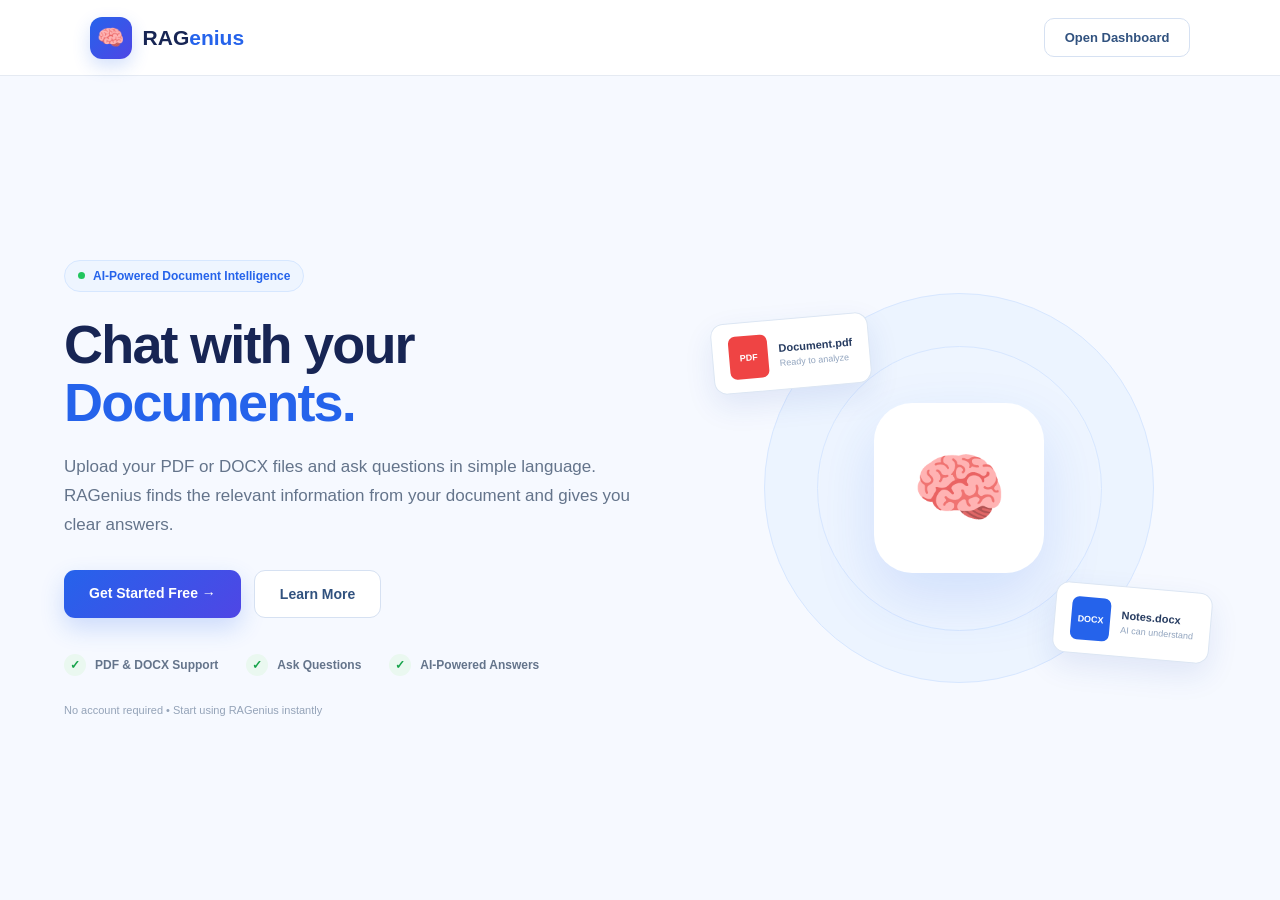
<file: templates/landing.html>
<!DOCTYPE html>
<html lang="en">
<head>
    <meta charset="UTF-8">
    <meta name="viewport" content="width=device-width, initial-scale=1.0">

    <title>RAGenius - AI Document Intelligence</title>

    <style>
        * {
            margin: 0;
            padding: 0;
            box-sizing: border-box;
        }

        body {
            font-family: Arial, Helvetica, sans-serif;
            background: #f6f9ff;
            color: #172554;
            min-height: 100vh;
        }

        /* =========================
           NAVBAR
        ========================= */

        .navbar {
            height: 76px;
            padding: 0 7%;
            display: flex;
            align-items: center;
            justify-content: space-between;

            background: #ffffff;
            border-bottom: 1px solid #e5eaf2;
        }

        .brand {
            display: flex;
            align-items: center;
            gap: 11px;
        }

        .brand-logo {
            width: 42px;
            height: 42px;

            display: flex;
            align-items: center;
            justify-content: center;

            border-radius: 12px;

            background: linear-gradient(
                135deg,
                #2563eb,
                #4f46e5
            );

            color: white;
            font-size: 22px;
            font-weight: bold;

            box-shadow:
                0 7px 18px
                rgba(37, 99, 235, 0.20);
        }

        .brand-name {
            font-size: 21px;
            font-weight: 800;
            color: #172554;
        }

        .brand-name span {
            color: #2563eb;
        }

        .nav-button {
            padding: 11px 20px;

            border: 1px solid #d6e1f2;
            border-radius: 10px;

            background: #ffffff;
            color: #31527f;

            font-size: 13px;
            font-weight: 700;

            cursor: pointer;
        }

        /* =========================
           HERO
        ========================= */

        .hero {
            width: 90%;
            max-width: 1180px;

            min-height: calc(100vh - 76px);

            margin: 0 auto;

            display: grid;
            grid-template-columns: 1.05fr 0.95fr;
            align-items: center;

            gap: 70px;
        }

        .hero-content {
            padding: 40px 0;
        }

        .badge {
            display: inline-flex;
            align-items: center;
            gap: 8px;

            padding: 8px 13px;

            border-radius: 30px;

            background: #eef5ff;
            border: 1px solid #d6e7ff;

            color: #2563eb;

            font-size: 12px;
            font-weight: 700;
        }

        .badge-dot {
            width: 7px;
            height: 7px;

            border-radius: 50%;
            background: #22c55e;
        }

        h1 {
            margin-top: 23px;

            font-size: 54px;
            line-height: 1.08;

            letter-spacing: -1.8px;

            color: #172554;
        }

        h1 span {
            color: #2563eb;
        }

        .description {
            max-width: 590px;

            margin-top: 22px;

            color: #64748b;

            font-size: 17px;
            line-height: 1.7;
        }

        .buttons {
            display: flex;
            gap: 13px;

            margin-top: 30px;
        }

        .get-started {
            padding: 15px 25px;

            border: none;
            border-radius: 11px;

            background: linear-gradient(
                135deg,
                #2563eb,
                #4f46e5
            );

            color: white;

            font-size: 14px;
            font-weight: 800;

            cursor: pointer;

            text-decoration: none;

            box-shadow:
                0 10px 24px
                rgba(37, 99, 235, 0.20);

            transition: 0.2s ease;
        }

        .get-started:hover {
            transform: translateY(-2px);
        }

        .learn-more {
            padding: 15px 25px;

            border: 1px solid #d6e1f2;
            border-radius: 11px;

            background: white;
            color: #31527f;

            font-size: 14px;
            font-weight: 700;

            cursor: pointer;
        }

        /* =========================
           FEATURES
        ========================= */

        .features {
            display: flex;
            gap: 28px;

            margin-top: 36px;
        }

        .feature {
            display: flex;
            align-items: center;
            gap: 9px;

            color: #64748b;
            font-size: 12px;
            font-weight: 600;
        }

        .check {
            width: 22px;
            height: 22px;

            display: flex;
            align-items: center;
            justify-content: center;

            border-radius: 50%;

            background: #eaf8f0;
            color: #16a34a;

            font-size: 12px;
            font-weight: bold;
        }

        /* =========================
           VISUAL
        ========================= */

        .hero-visual {
            position: relative;

            height: 470px;

            display: flex;
            align-items: center;
            justify-content: center;
        }

        .circle {
            position: absolute;

            border-radius: 50%;

            border: 1px solid #d7e7ff;
        }

        .circle.one {
            width: 390px;
            height: 390px;

            background: rgba(
                219,
                234,
                254,
                0.40
            );
        }

        .circle.two {
            width: 285px;
            height: 285px;

            background: rgba(
                239,
                246,
                255,
                0.80
            );
        }

        .brain-card {
            position: relative;
            z-index: 3;

            width: 170px;
            height: 170px;

            display: flex;
            align-items: center;
            justify-content: center;

            border-radius: 38px;

            background: #ffffff;

            box-shadow:
                0 25px 60px
                rgba(37, 99, 235, 0.15);
        }

        .brain {
            font-size: 76px;
        }

        /* =========================
           FLOATING CARDS
        ========================= */

        .document-card {
            position: absolute;
            z-index: 5;

            display: flex;
            align-items: center;
            gap: 11px;

            padding: 13px 16px;

            background: white;

            border: 1px solid #dce6f3;
            border-radius: 13px;

            box-shadow:
                0 12px 30px
                rgba(30, 64, 175, 0.10);
        }

        .document-card.pdf {
            top: 65px;
            left: 10px;

            transform: rotate(-5deg);
        }

        .document-card.docx {
            right: 5px;
            bottom: 65px;

            transform: rotate(5deg);
        }

        .file-icon {
            width: 39px;
            height: 43px;

            display: flex;
            align-items: center;
            justify-content: center;

            border-radius: 7px;

            color: white;

            font-size: 9px;
            font-weight: 800;
        }

        .pdf .file-icon {
            background: #ef4444;
        }

        .docx .file-icon {
            background: #2563eb;
        }

        .document-card strong {
            display: block;

            color: #263b60;

            font-size: 11px;
        }

        .document-card small {
            display: block;

            margin-top: 4px;

            color: #91a4be;

            font-size: 9px;
        }

        /* =========================
           BOTTOM TEXT
        ========================= */

        .bottom-text {
            margin-top: 28px;

            color: #94a3b8;

            font-size: 11px;
        }

        /* =========================
           RESPONSIVE
        ========================= */

        @media (max-width: 900px) {

            .hero {
                grid-template-columns: 1fr;
                gap: 20px;

                padding-top: 40px;
                padding-bottom: 50px;
            }

            .hero-content {
                text-align: center;
            }

            .description {
                margin-left: auto;
                margin-right: auto;
            }

            .buttons,
            .features {
                justify-content: center;
            }

            .hero-visual {
                height: 400px;
            }

            h1 {
                font-size: 42px;
            }
        }

        @media (max-width: 600px) {

            .navbar {
                padding: 0 20px;
            }

            .hero {
                width: 92%;
            }

            h1 {
                font-size: 36px;
            }

            .description {
                font-size: 15px;
            }

            .features {
                flex-direction: column;
                align-items: center;
            }

            .circle.one {
                width: 300px;
                height: 300px;
            }

            .circle.two {
                width: 220px;
                height: 220px;
            }

            .brain-card {
                width: 135px;
                height: 135px;
            }

            .brain {
                font-size: 60px;
            }

            .document-card {
                transform: scale(0.85) !important;
            }
        }
    </style>
</head>

<body>

    <!-- =========================
         NAVBAR
    ========================= -->

    <nav class="navbar">

        <div class="brand">

            <div class="brand-logo">
                🧠
            </div>

            <div class="brand-name">
                RAG<span>enius</span>
            </div>

        </div>

        <button
            class="nav-button"
            onclick="goToDashboard()"
        >
            Open Dashboard
        </button>

    </nav>


    <!-- =========================
         HERO
    ========================= -->

    <main class="hero">

        <section class="hero-content">

            <div class="badge">
                <span class="badge-dot"></span>
                AI-Powered Document Intelligence
            </div>

            <h1>
                Chat with your
                <span>Documents.</span>
            </h1>

            <p class="description">
                Upload your PDF or DOCX files and ask questions
                in simple language. RAGenius finds the relevant
                information from your document and gives you
                clear answers.
            </p>


            <div class="buttons">

                <!-- THIS GOES DIRECTLY TO DASHBOARD -->
                <a
                    href="/dashboard"
                    class="get-started"
                >
                    Get Started Free →
                </a>

                <button
                    class="learn-more"
                    onclick="scrollToFeatures()"
                >
                    Learn More
                </button>

            </div>


            <div class="features">

                <div class="feature">
                    <span class="check">✓</span>
                    PDF & DOCX Support
                </div>

                <div class="feature">
                    <span class="check">✓</span>
                    Ask Questions
                </div>

                <div class="feature">
                    <span class="check">✓</span>
                    AI-Powered Answers
                </div>

            </div>


            <p class="bottom-text">
                No account required • Start using RAGenius instantly
            </p>

        </section>


        <!-- =========================
             VISUAL
        ========================= -->

        <section
            class="hero-visual"
            id="features"
        >

            <div class="circle one"></div>
            <div class="circle two"></div>


            <div class="document-card pdf">

                <div class="file-icon">
                    PDF
                </div>

                <div>
                    <strong>Document.pdf</strong>
                    <small>Ready to analyze</small>
                </div>

            </div>


            <div class="brain-card">

                <div class="brain">
                    🧠
                </div>

            </div>


            <div class="document-card docx">

                <div class="file-icon">
                    DOCX
                </div>

                <div>
                    <strong>Notes.docx</strong>
                    <small>AI can understand</small>
                </div>

            </div>

        </section>

    </main>


    <script>

        function goToDashboard() {
            window.location.href = "/dashboard";
        }

        function scrollToFeatures() {
            document.getElementById("features")
                .scrollIntoView({
                    behavior: "smooth"
                });
        }

    </script>

</body>
</html>
</file>
